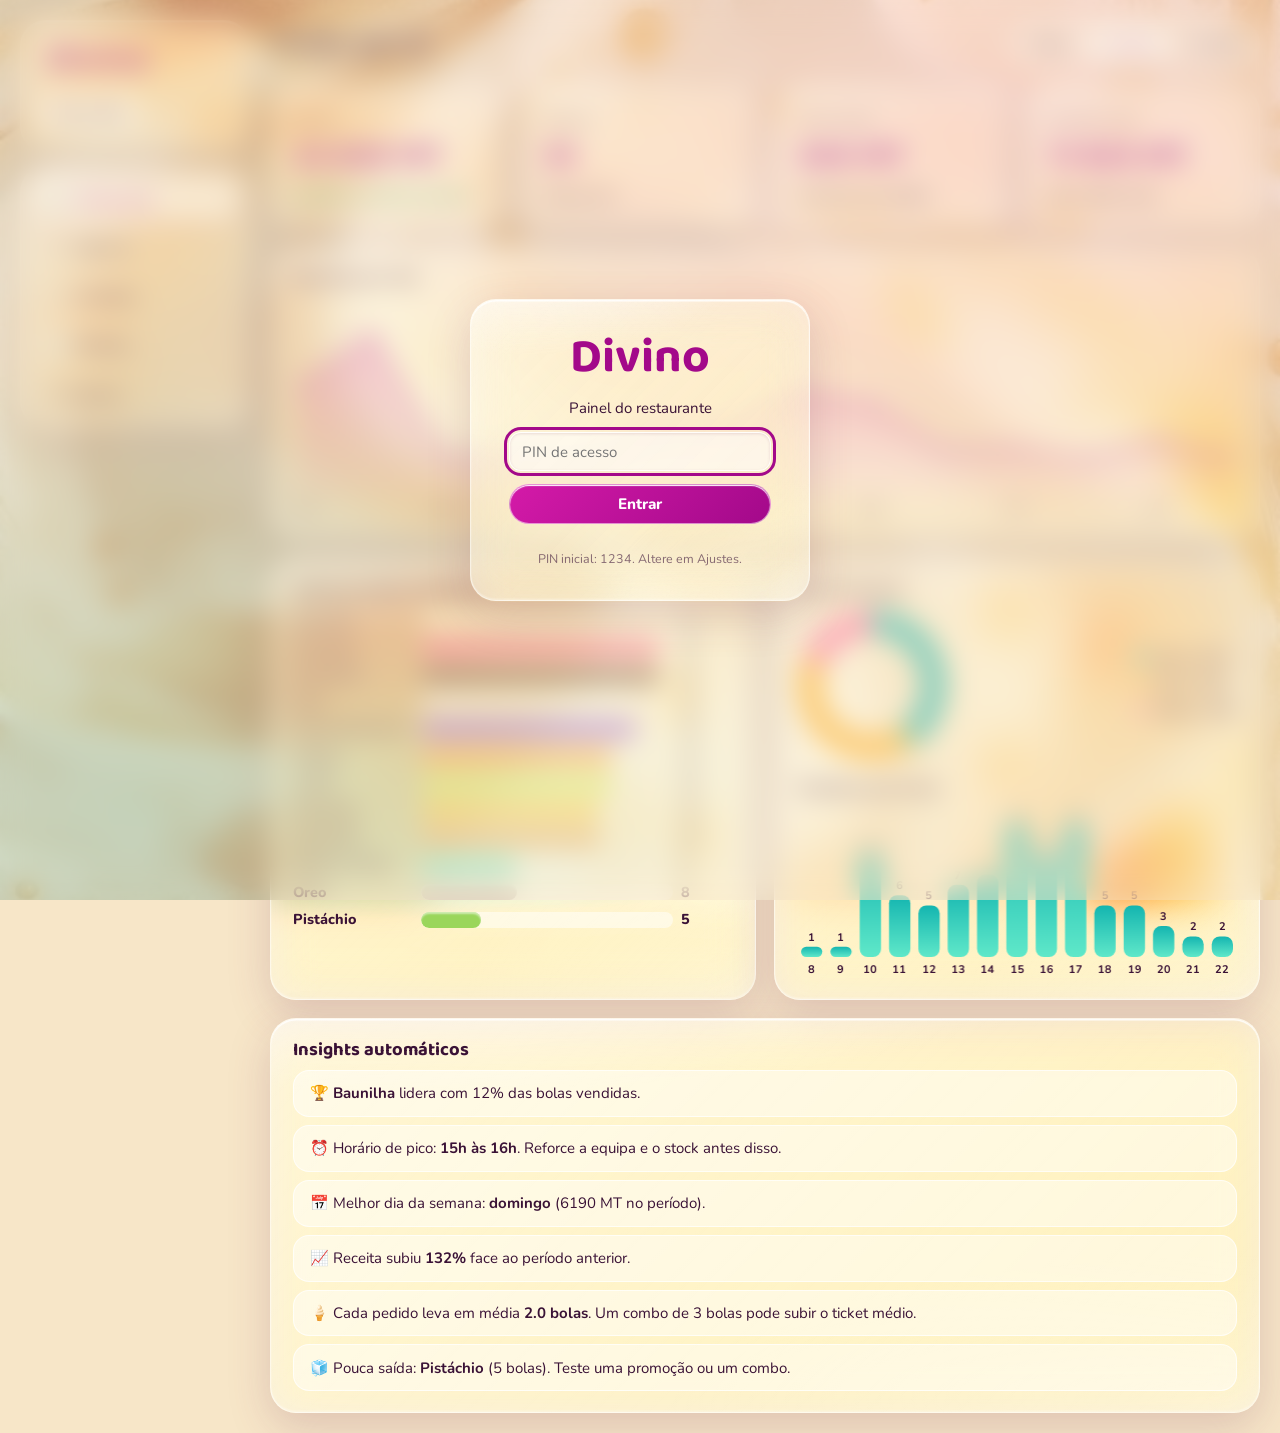
<file: admin/index.html>
<!doctype html>
<html lang="pt">
<head>
<meta charset="utf-8">
<meta name="viewport" content="width=device-width,initial-scale=1,viewport-fit=cover">
<meta name="theme-color" content="#f7e6c8">
<title>Divino · Painel do restaurante</title>
<meta name="robots" content="noindex">
<link rel="icon" href="../assets/favicon.svg">
<link href="https://fonts.googleapis.com/css2?family=Baloo+2:wght@600;800&family=Nunito:wght@400;600;800&display=swap" rel="stylesheet">
<link rel="stylesheet" href="admin.css">
</head>
<body>
<div id="gate" class="gate">
  <form id="pinForm" class="glass gate-card" autocomplete="off">
    <h1>Divino</h1><p>Painel do restaurante</p>
    <input id="pin" type="password" inputmode="numeric" placeholder="PIN de acesso" aria-label="PIN de acesso" autofocus>
    <button class="btn pri">Entrar</button>
    <small id="pinErr" role="alert"></small><small class="dim">PIN inicial: 1234. Altere em Ajustes.</small>
  </form>
</div>

<div class="app">
  <aside class="side">
    <div class="glass brand"><h1>Divino</h1><a class="btn" href="../index.html" target="_blank">Ver o site</a></div>
    <nav id="nav" class="glass" aria-label="Secções">
      <a href="#bi"><i>📊</i><span>Visão geral</span></a><a href="#sabores"><i>🍨</i><span>Sabores</span></a><a href="#cardapio"><i>📋</i><span>Cardápio</span></a><a href="#pedidos"><i>🧾</i><span>Pedidos</span></a><a href="#ajustes"><i>⚙️</i><span>Ajustes</span></a>
    </nav>
  </aside>
  <main id="view"></main>
</div>
<script src="../js/store.js"></script>
<script src="admin.js"></script>
</body>
</html>
</file>
<file: admin/admin.css>
:root{--ink:#3a1236;--mag:#A3098A;--teal:#0e9893;--pink:#FF6FA8;--sun:#FFD23F}
*{box-sizing:border-box}
body{margin:0;overflow-x:hidden;-webkit-tap-highlight-color:transparent;min-height:100vh;font:400 15px/1.5 Nunito,system-ui,sans-serif;color:var(--ink);background:#f7e6c8 url(../assets/img/bg-gelato.jpg) center/cover fixed}
body::before{content:"";position:fixed;inset:0;background:radial-gradient(60% 50% at 80% 10%,#ff6fa855,transparent),radial-gradient(50% 50% at 10% 90%,#14b5b055,transparent);pointer-events:none}
h1,h2,h3{font-family:'Baloo 2',sans-serif;margin:0;line-height:1.1}h2{font-size:2rem}h3{font-size:1.15rem;margin-bottom:.6rem}
/* liquid glass */
.glass{position:relative;overflow:hidden;border-radius:26px;background:linear-gradient(135deg,rgba(255,255,255,.42),rgba(255,255,255,.12));backdrop-filter:blur(22px) saturate(190%) brightness(1.05);-webkit-backdrop-filter:blur(22px) saturate(190%) brightness(1.05);border:1px solid rgba(255,255,255,.6);box-shadow:inset 0 1.5px 1px rgba(255,255,255,.9),inset 0 -1.5px 1px rgba(255,255,255,.25),inset 0 0 30px rgba(255,255,255,.12),0 14px 44px rgba(120,50,90,.2)}
.glass::before{content:"";position:absolute;inset:0;background:radial-gradient(120% 55% at 15% -12%,rgba(255,255,255,.6),transparent 55%),radial-gradient(60% 40% at 100% 100%,rgba(255,255,255,.25),transparent);pointer-events:none}
.glass>*{position:relative}
.app{position:relative;display:grid;grid-template-columns:230px 1fr;gap:20px;padding:20px;max-width:1400px;margin:auto}
.side{align-self:start;position:sticky;top:20px;display:grid;gap:14px}.brand{padding:1.2rem 1rem;display:grid;gap:.8rem;justify-items:start}.brand h1{font-size:2.2rem;color:var(--mag);padding-left:.6rem}nav{padding:.6rem}nav a i{font-style:normal;margin-right:.55rem}
nav{display:grid;gap:4px}nav a{color:inherit;padding:.7rem 1rem;border-radius:16px;text-decoration:none;font-weight:800;transition:background .2s}nav a:hover{background:rgba(255,255,255,.4)}
nav a.on{background:rgba(255,255,255,.65);box-shadow:inset 0 1px 1px #fff,0 4px 14px rgba(163,9,138,.18);color:var(--mag)}
main{display:grid;gap:18px;align-content:start;min-width:0}.head{display:flex;justify-content:space-between;align-items:center;gap:1rem;flex-wrap:wrap}
.card{padding:1.3rem 1.4rem}.grid{display:grid;gap:18px}.g4{grid-template-columns:repeat(auto-fit,minmax(min(100%,170px),1fr))}.g2{grid-template-columns:repeat(auto-fit,minmax(min(100%,340px),1fr))}
.kpi small{opacity:.7;font-weight:800}.kpi b{display:block;font:800 2.1rem 'Baloo 2';color:var(--mag)}.kpi span{font-size:.85rem;font-weight:800}.up{color:#0a8a4a}.down{color:#c0262d}
.btn{font:800 .95rem Nunito;border:1px solid rgba(255,255,255,.7);background:rgba(255,255,255,.5);color:var(--ink);padding:.55rem 1.1rem;border-radius:99px;cursor:pointer;text-decoration:none;display:inline-block;box-shadow:inset 0 1px 1px #fff;backdrop-filter:blur(8px)}
.btn:hover{background:rgba(255,255,255,.8)}.btn.pri{background:linear-gradient(135deg,#d41aa8,#A3098A);color:#fff;border-color:#ffffff88}.btn.dng{color:#c0262d}
input,select{font:inherit;color:inherit;background:rgba(255,255,255,.55);border:1px solid rgba(255,255,255,.8);border-radius:12px;padding:.45rem .7rem;box-shadow:inset 0 1px 3px rgba(120,50,90,.15);min-width:0}
input[type=color]{padding:0;width:40px;height:36px;cursor:pointer}input:focus-visible,select:focus-visible,.btn:focus-visible,nav a:focus-visible{outline:3px solid var(--mag);outline-offset:2px}
.row{display:grid;grid-template-columns:44px 1fr 110px 64px 40px;gap:10px;align-items:center;padding:.5rem 0;border-bottom:1px solid rgba(255,255,255,.55)}.row.mn{grid-template-columns:1fr 110px 64px 40px}.row:last-child{border:0}
.num{display:flex;align-items:center;gap:6px}.num input{width:76px}
.sw{position:relative;width:52px;height:30px;display:inline-block}.sw input{position:absolute;opacity:0;inset:0;margin:0;cursor:pointer;z-index:2}
.sw span{position:absolute;inset:0;border-radius:99px;background:rgba(120,50,90,.28);box-shadow:inset 0 2px 4px rgba(0,0,0,.2);transition:.25s}.sw span::after{content:"";position:absolute;top:3px;left:3px;width:24px;height:24px;border-radius:50%;background:#fff;box-shadow:0 2px 6px rgba(0,0,0,.3);transition:.25s}
.sw input:checked+span{background:#17b890}.sw input:checked+span::after{transform:translateX(22px)}.sw input:focus-visible+span{outline:3px solid var(--mag)}
.big{display:flex;align-items:center;gap:1rem;justify-content:space-between}
canvas{width:100%;height:220px;display:block}
.hb{display:grid;grid-template-columns:120px 1fr 52px;gap:8px;align-items:center;margin:.35rem 0;font-weight:800;font-size:.9rem}.hb div{height:16px;border-radius:99px;background:rgba(255,255,255,.5);overflow:hidden}.hb i{display:block;height:100%;border-radius:99px;background:var(--c,#d41aa8);box-shadow:inset 0 2px 2px #fff8}
.donut{width:150px;height:150px;border-radius:50%;flex:none;box-shadow:0 8px 20px rgba(0,0,0,.15);-webkit-mask:radial-gradient(circle,transparent 46%,#000 47%);mask:radial-gradient(circle,transparent 46%,#000 47%)}.legend{display:grid;gap:4px;font-weight:800}.legend i{display:inline-block;width:12px;height:12px;border-radius:50%;margin-right:6px}
.ins{display:grid;gap:8px;margin:0;padding:0;list-style:none}.ins li{padding:.7rem 1rem;border-radius:16px;background:rgba(255,255,255,.45);border:1px solid rgba(255,255,255,.7)}
.seg{display:inline-flex;gap:4px;padding:4px;border-radius:99px;background:rgba(255,255,255,.4)}.seg button{border:0;background:none;padding:.4rem 1rem;border-radius:99px;font:800 .9rem Nunito;cursor:pointer;color:var(--ink)}.seg .on{background:#fff;box-shadow:0 2px 8px rgba(163,9,138,.25);color:var(--mag)}
table{width:100%;border-collapse:collapse}th,td{text-align:left;padding:.55rem .4rem;border-bottom:1px solid rgba(255,255,255,.6);vertical-align:top}th{font-size:.8rem;opacity:.7}.tag{padding:.1rem .6rem;border-radius:99px;background:#ffd23f;font-weight:800;font-size:.78rem}.tag.demo{background:#e4c9ff}
details{margin-bottom:.6rem}summary{cursor:pointer;font:800 1.1rem 'Baloo 2';padding:.4rem 0}
.gate{position:fixed;inset:0;z-index:100;display:grid;place-items:center;background:rgba(247,230,200,.5);backdrop-filter:blur(14px)}.gate[hidden]{display:none}
.gate-card{padding:2rem 2.4rem;display:grid;gap:.8rem;text-align:center;width:min(340px,90vw)}.gate-card h1{font-size:3rem;color:var(--mag)}.gate-card p{margin:0}#pinErr{color:#c0262d;font-weight:800}.dim{opacity:.6}
@media(prefers-reduced-motion:reduce){*{transition:none!important}}

.big{flex-wrap:wrap}.row>*{min-width:0}.row input:not([type=color]):not([type=number]){width:100%}
.row:not(.mn)>:nth-child(1){grid-area:c}.row:not(.mn)>:nth-child(2){grid-area:n}.row:not(.mn)>:nth-child(3){grid-area:p}.row:not(.mn)>:nth-child(4){grid-area:s}.row:not(.mn)>:nth-child(5){grid-area:d}
.row.mn>:nth-child(1){grid-area:n}.row.mn>:nth-child(2){grid-area:p}.row.mn>:nth-child(3){grid-area:s}.row.mn>:nth-child(4){grid-area:d}
.row{grid-template-columns:44px 1fr 110px 64px 40px;grid-template-areas:"c n p s d"}.row.mn{grid-template-columns:1fr 110px 64px 40px;grid-template-areas:"n p s d"}
.btn,.seg button,.sw{min-height:40px}.sw{min-height:30px}
@media(max-width:1000px){.app{grid-template-columns:200px 1fr;gap:14px;padding:14px}}
@media(max-width:860px){
  body{padding-bottom:calc(84px + env(safe-area-inset-bottom))}.app{grid-template-columns:1fr;padding:12px;gap:12px}
  .glass{border-radius:22px;backdrop-filter:blur(14px) saturate(170%);-webkit-backdrop-filter:blur(14px) saturate(170%)}
  .side{position:static}.brand{display:flex;justify-content:space-between;align-items:center;padding:.6rem 1rem}.brand h1{font-size:1.7rem;padding:0}
  nav.glass{position:fixed;left:10px;right:10px;bottom:max(10px,env(safe-area-inset-bottom));z-index:60;display:flex;padding:.35rem;gap:2px;max-width:640px;margin:0 auto}
  nav a{flex:1;display:grid;justify-items:center;gap:0;padding:.4rem .2rem;font-size:.68rem;border-radius:18px;line-height:1.15}nav a i{margin:0;font-size:1.25rem}
  h2{font-size:1.6rem}.card{padding:1rem}
  .row{grid-template-columns:44px minmax(0,1fr) auto;grid-template-areas:"c n d" "p p s";gap:8px 10px;padding:.7rem 0}
  .row.mn{grid-template-columns:minmax(0,1fr) auto;grid-template-areas:"n d" "p s"}
  .row .sw{justify-self:end}.row .num input{width:96px}.row .btn{padding:.4rem .8rem}
  .hb{grid-template-columns:92px 1fr 40px}.donut{width:120px;height:120px}canvas{height:190px}
  table,tbody{display:block}tr:first-child{display:none}tr{display:grid;grid-template-columns:1fr auto;gap:2px 10px;padding:.7rem 0;border-bottom:1px solid rgba(255,255,255,.6)}td{border:0;padding:.1rem 0}td:nth-child(2){grid-column:1/-1;order:3}td:nth-child(3){text-align:right;font-weight:800}td:nth-child(4){order:4}td:nth-child(5){order:5;text-align:right}
}
@media(max-width:420px){.kpi b{font-size:1.6rem}.seg button{padding:.4rem .7rem}}
@media(prefers-reduced-motion:reduce){*{transition:none!important}}
</file>
